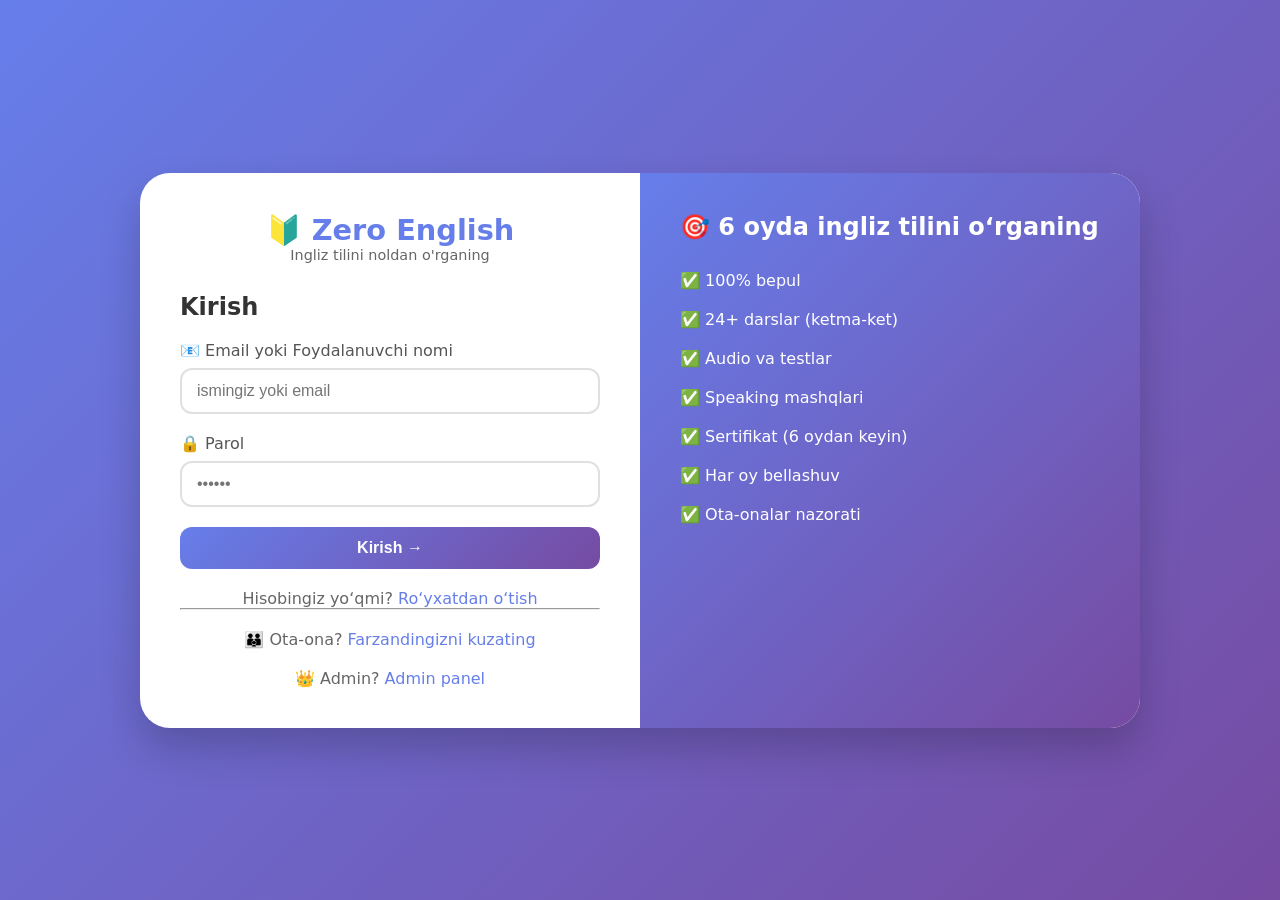
<file: index.html>
<!DOCTYPE html>
<html lang="uz">
<head>
   
    <link rel="icon" type="image/x-icon" href="favicon.ico">
    <link rel="shortcut icon" type="image/x-icon" href="favicon.ico">
    <link rel="apple-touch-icon" href="logo.png">
    
    <meta charset="UTF-8">
    <meta name="viewport" content="width=device-width, initial-scale=1.0">
    <title>Zero English - Ingliz tilini noldan o'rganing</title>
    <link rel="stylesheet" href="style.css">
</head>
<body class="auth-page">
    <div class="auth-container">
        <div class="auth-card">
            <div class="auth-logo">
                <h1>🔰 Zero English</h1>
                <p>Ingliz tilini noldan o'rganing</p>
            </div>
            
            <div id="loginForm" class="auth-form">
                <h2>Kirish</h2>
                <div class="input-group">
                    <label>📧 Email yoki Foydalanuvchi nomi</label>
                    <input type="text" id="loginUsername" placeholder="ismingiz yoki email">
                </div>
                <div class="input-group">
                    <label>🔒 Parol</label>
                    <input type="password" id="loginPassword" placeholder="••••••">
                </div>
                <button class="btn-auth" onclick="login()">Kirish →</button>
                <p class="auth-switch">Hisobingiz yo‘qmi? <a href="#" onclick="showRegister()">Ro‘yxatdan o‘tish</a></p>
                <hr>
                <p class="auth-switch">👪 Ota-ona? <a href="parent.html">Farzandingizni kuzating</a></p>
                <p class="auth-switch">👑 Admin? <a href="admin.html">Admin panel</a></p>
            </div>

            <div id="registerForm" class="auth-form" style="display: none;">
                <h2>Ro‘yxatdan o‘tish</h2>
                <div class="input-group">
                    <label>👤 Ism</label>
                    <input type="text" id="regFirstName" placeholder="Ismingiz">
                </div>
                <div class="input-group">
                    <label>👨‍👩‍👧 Familiya</label>
                    <input type="text" id="regLastName" placeholder="Familiyangiz">
                </div>
                <div class="input-group">
                    <label>📧 Email</label>
                    <input type="email" id="regEmail" placeholder="example@gmail.com">
                </div>
                <div class="input-group">
                    <label>🔒 Parol</label>
                    <input type="password" id="regPassword" placeholder="Kamida 4 ta belgi">
                </div>
                <div class="input-group">
                    <label>🔁 Parolni takrorlang</label>
                    <input type="password" id="regConfirmPassword" placeholder="Parolingizni qayta kiriting">
                </div>
                <button class="btn-auth" onclick="register()">Ro‘yxatdan o‘tish →</button>
                <p class="auth-switch">Hisobingiz bormi? <a href="#" onclick="showLogin()">Kirish</a></p>
            </div>
        </div>
        <div class="auth-info">
            <div class="info-card">
                <h3>🎯 6 oyda ingliz tilini o‘rganing</h3>
                <ul>
                    <li>✅ 100% bepul</li>
                    <li>✅ 24+ darslar (ketma-ket)</li>
                    <li>✅ Audio va testlar</li>
                    <li>✅ Speaking mashqlari</li>
                    <li>✅ Sertifikat (6 oydan keyin)</li>
                    <li>✅ Har oy bellashuv</li>
                    <li>✅ Ota-onalar nazorati</li>
                </ul>
            </div>
        </div>
    </div>
    <script src="script.js"></script>
</body>
</html>
</file>
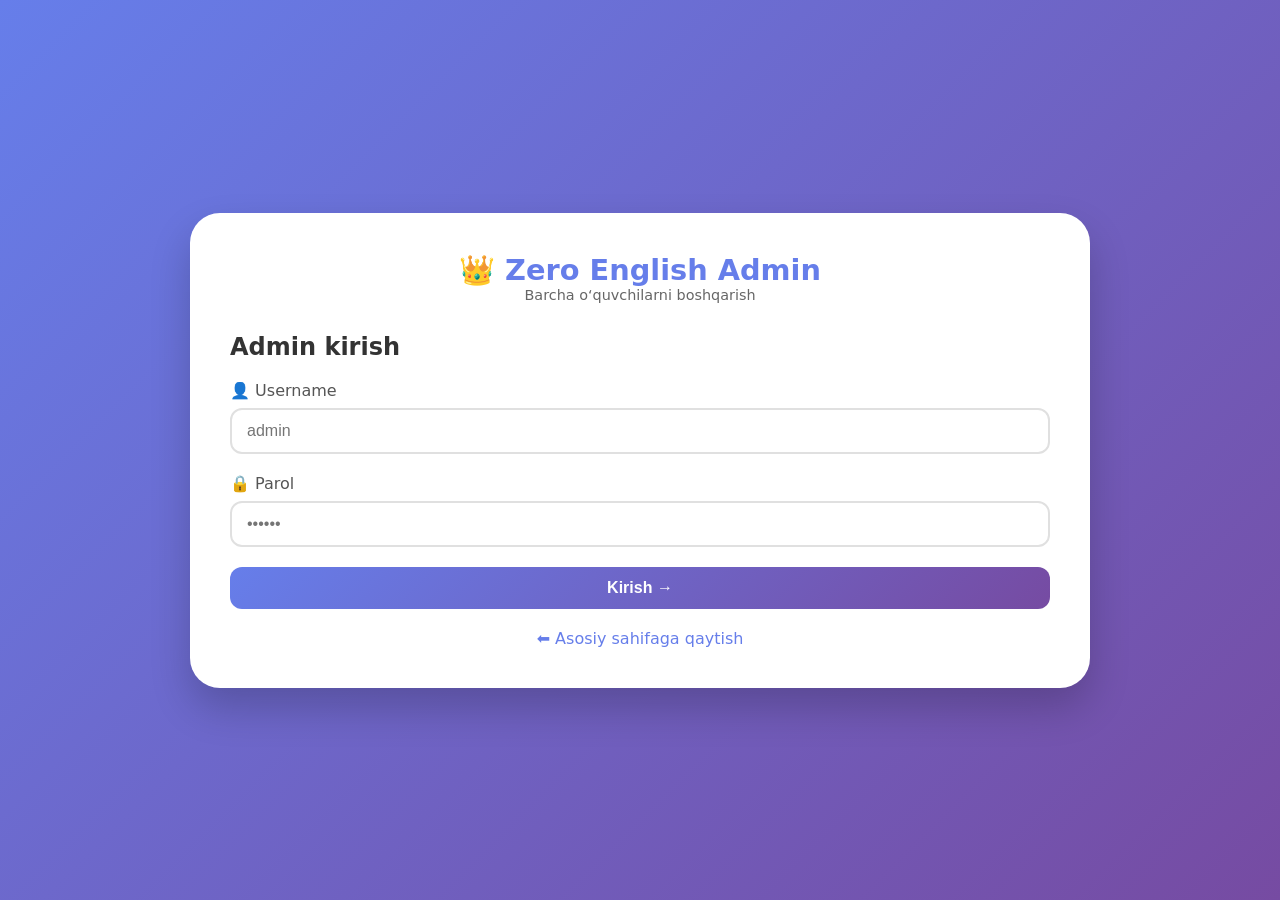
<file: admin.html>
<!DOCTYPE html>
<html lang="uz">
<head>
    <meta charset="UTF-8">
    <meta name="viewport" content="width=device-width, initial-scale=1.0">
    <title>Zero English - Admin panel</title>
    <link rel="stylesheet" href="style.css">
</head>
<body class="auth-page">
    <div class="auth-container" style="max-width: 900px;">
        <div class="auth-card" style="width: 100%;">
            <div class="auth-logo">
                <h1>👑 Zero English Admin</h1>
                <p>Barcha o‘quvchilarni boshqarish</p>
            </div>
            <div id="adminLogin" class="auth-form">
                <h2>Admin kirish</h2>
                <div class="input-group">
                    <label>👤 Username</label>
                    <input type="text" id="adminUsername" placeholder="admin">
                </div>
                <div class="input-group">
                    <label>🔒 Parol</label>
                    <input type="password" id="adminPassword" placeholder="••••••">
                </div>
                <button class="btn-auth" onclick="adminLogin()">Kirish →</button>
                <p class="auth-switch"><a href="index.html">⬅️ Asosiy sahifaga qaytish</a></p>
            </div>
            <div id="adminPanel" style="display: none;">
                <h3>📋 Barcha o‘quvchilar</h3>
                <div id="usersTable"></div>
                <button class="btn-auth" onclick="adminLogout()" style="margin-top: 20px;">🚪 Chiqish</button>
            </div>
        </div>
    </div>
    <script src="script.js"></script>
</body>
</html>
</file>
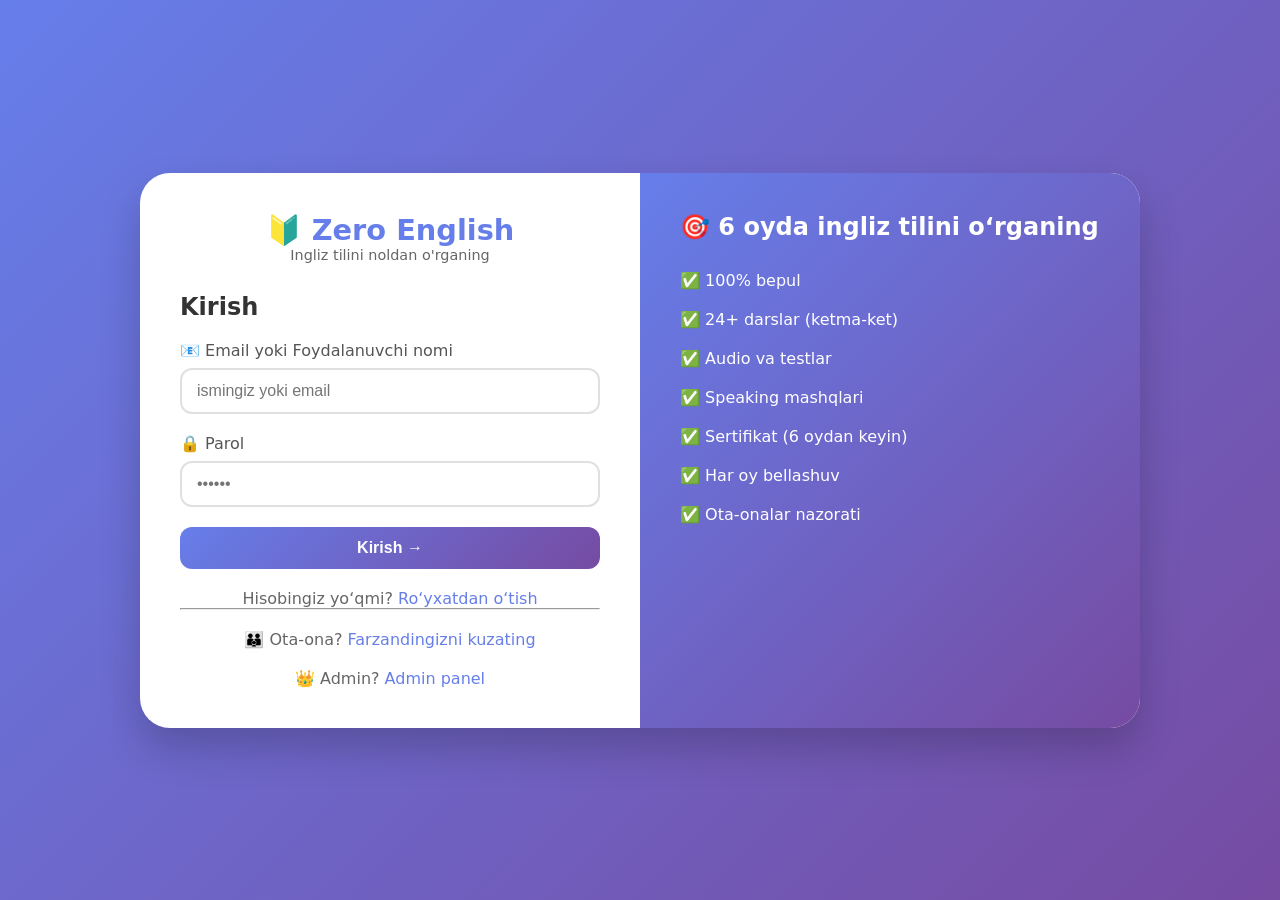
<file: competition.html>
<!DOCTYPE html>
<html lang="uz">
<head>
    <meta charset="UTF-8">
    <meta name="viewport" content="width=device-width, initial-scale=1.0">
    <title>Zero English - Bellashuv</title>
    <link rel="stylesheet" href="style.css">
</head>
<body>
    <header>
        <div class="container">
            <div class="logo">
                <h1>🔰 Zero English</h1>
                <p>🏆 Bellashuv</p>
            </div>
            <nav>
                <a href="dashboard.html">📚 Kurs</a>
                <a href="competition.html" class="active">🏆 Bellashuv</a>
                <a href="#" onclick="logout()">🚪 Chiqish</a>
            </nav>
        </div>
    </header>

    <main>
        <div class="container">
            <div class="competition-header">
                <h2>🏆 Oylik Bellashuv</h2>
                <p>Har oy 10 ta savol. Kim eng ko‘p ball to‘playdi?</p>
                <div id="competitionStatus" class="competition-status"></div>
            </div>

            <div class="competition-grid">
                <div class="quiz-section">
                    <h3>📝 Test topshirish</h3>
                    <div id="quizQuestions"></div>
                    <button id="submitQuizBtn" class="btn-auth" onclick="submitQuiz()" style="display: none;">Javoblarni yuborish</button>
                </div>
                <div class="ranking-section">
                    <h3>🥇 Reyting</h3>
                    <div id="rankingList"></div>
                </div>
            </div>
        </div>
    </main>
    <script src="script.js"></script>
</body>
</html>
</file>
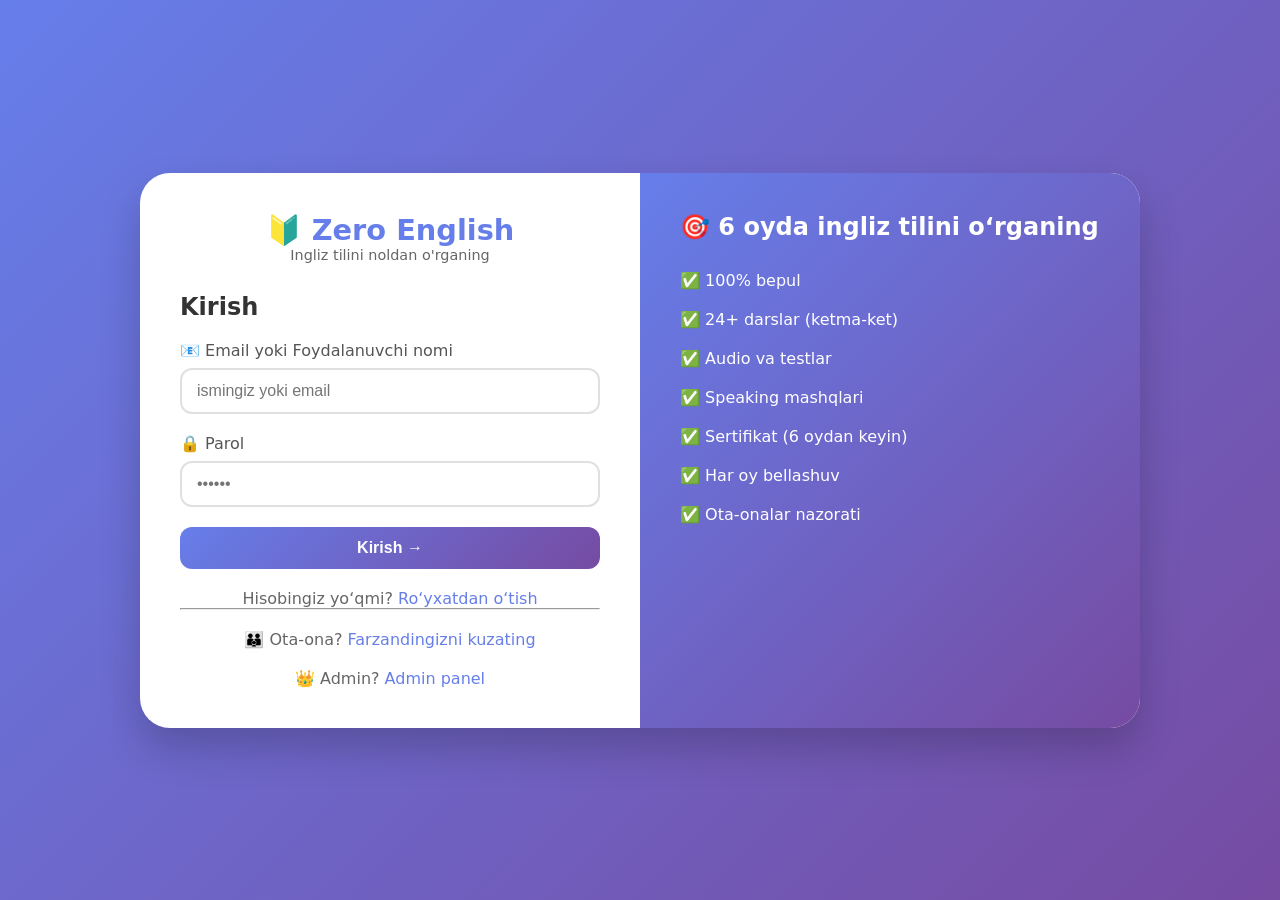
<file: dashboard.html>
<!DOCTYPE html>
<html lang="uz">
<head>
    <meta charset="UTF-8">
    <meta name="viewport" content="width=device-width, initial-scale=1.0">
    <title>Zero English - Dashboard</title>
    <link rel="stylesheet" href="style.css">
</head>
<body>
    <header>
        <div class="container">
            <div class="logo">
                <h1>🔰 Zero English</h1>
                <p>Salom, <span id="userName">...</span>!</p>
            </div>
            <nav>
                <a href="dashboard.html" class="active">📚 Kurs</a>
                <a href="competition.html">🏆 Bellashuv</a>
                <a href="#" onclick="logout()">🚪 Chiqish</a>
            </nav>
        </div>
    </header>

    <main>
        <div class="container">
            <!-- Motivatsion qism -->
            <div class="motivation-card" id="motivationCard">
                <div class="motivation-icon">🌟</div>
                <div class="motivation-text">
                    <p id="motivationText">"The secret of getting ahead is getting started." - Mark Twain</p>
                    <p id="motivationUz">"Oldinga chiqishning siri - boshlashdir."</p>
                </div>
                <div class="motivation-emoji">😊</div>
            </div>

            <!-- Reminder (o'qimaganlar uchun) -->
            <div id="reminderCard" class="reminder-card" style="display: none;">
                <span>🔥</span>
                <p>Sizni kutib qoldik! <span id="daysLeft"></span> kundan keyin rekord o‘rnatishingiz mumkin!</p>
                <button onclick="startFirstLesson()">Davom etish →</button>
            </div>

            <!-- Progress summary -->
            <div class="progress-summary">
                <div class="summary-card">
                    <h3>📊 Umumiy progress</h3>
                    <div class="big-progress-bar">
                        <div class="big-progress" id="totalProgress" style="width: 0%">0%</div>
                    </div>
                    <p id="progressText">0/24 dars tugatilgan</p>
                    <div class="streak">
                        <span>🔥 Kunlik streak: <span id="streakCount">0</span> kun</span>
                    </div>
                </div>
                <div class="summary-card">
                    <h3>🎯 Maqsad</h3>
                    <p>6 oy ichida ingliz tilini o‘rganing</p>
                    <div class="goal-stats">
                        <span>📅 Boshlangan: <span id="startDate">-</span></span>
                        <span>🏆 Sertifikat: <span id="certStatus">❌ Hali mavjud emas</span></span>
                    </div>
                    <button id="certBtn" class="btn-cert" onclick="goToCertificate()" style="display: none;">🎓 Sertifikat olish</button>
                </div>
            </div>

            <!-- 6 oylik dastur -->
            <div class="months-container">
                <div class="month-card">
                    <div class="month-header">
                        <h3>📅 1-oy: Noldan birinchi qadamlar</h3>
                        <span class="month-progress" id="month1Progress">0%</span>
                    </div>
                    <div class="lessons-list" id="month1Lessons"></div>
                </div>
                <div class="month-card">
                    <div class="month-header">
                        <h3>📅 2-oy: Boshlang‘ich (A0 → A1)</h3>
                        <span class="month-progress" id="month2Progress">0%</span>
                    </div>
                    <div class="lessons-list" id="month2Lessons"></div>
                </div>
                <div class="month-card">
                    <div class="month-header">
                        <h3>📅 3-oy: Past o‘rta (A1 → A2)</h3>
                        <span class="month-progress" id="month3Progress">0%</span>
                    </div>
                    <div class="lessons-list" id="month3Lessons"></div>
                </div>
                <div class="month-card">
                    <div class="month-header">
                        <h3>📅 4-oy: O‘rta (A2 → B1)</h3>
                        <span class="month-progress" id="month4Progress">0%</span>
                    </div>
                    <div class="lessons-list" id="month4Lessons"></div>
                </div>
                <div class="month-card">
                    <div class="month-header">
                        <h3>📅 5-oy: Yuqori o‘rta (B1 → B1+)</h3>
                        <span class="month-progress" id="month5Progress">0%</span>
                    </div>
                    <div class="lessons-list" id="month5Lessons"></div>
                </div>
                <div class="month-card">
                    <div class="month-header">
                        <h3>📅 6-oy: Speaking + Real hayot (B1+ → B2)</h3>
                        <span class="month-progress" id="month6Progress">0%</span>
                    </div>
                    <div class="lessons-list" id="month6Lessons"></div>
                </div>
            </div>
        </div>
    </main>

    <!-- Dars modal oynasi -->
    <div id="lessonModal" class="modal">
        <div class="modal-content">
            <span class="close" onclick="closeModal()">&times;</span>
            <div id="lessonContent"></div>
        </div>
    </div>

    <script src="script.js"></script>
</body>
</html>
</file>
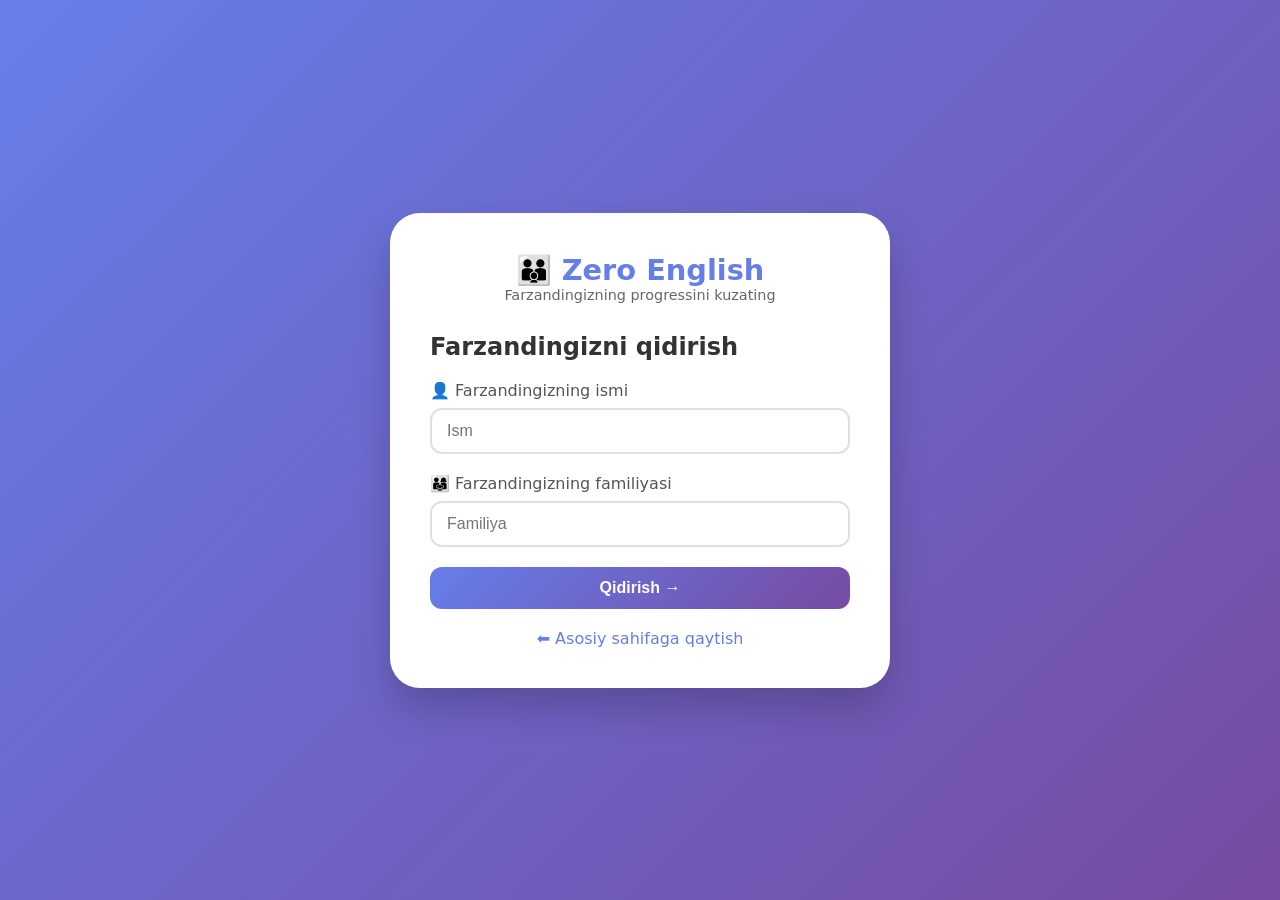
<file: parent.html>
<!DOCTYPE html>
<html lang="uz">
<head>
    <meta charset="UTF-8">
    <meta name="viewport" content="width=device-width, initial-scale=1.0">
    <title>Zero English - Ota-onalar paneli</title>
    <link rel="stylesheet" href="style.css">
</head>
<body class="auth-page">
    <div class="auth-container" style="max-width: 500px;">
        <div class="auth-card" style="width: 100%;">
            <div class="auth-logo">
                <h1>👪 Zero English</h1>
                <p>Farzandingizning progressini kuzating</p>
            </div>
            <div class="auth-form">
                <h2>Farzandingizni qidirish</h2>
                <div class="input-group">
                    <label>👤 Farzandingizning ismi</label>
                    <input type="text" id="parentFirstName" placeholder="Ism">
                </div>
                <div class="input-group">
                    <label>👨‍👩‍👧 Farzandingizning familiyasi</label>
                    <input type="text" id="parentLastName" placeholder="Familiya">
                </div>
                <button class="btn-auth" onclick="searchChild()">Qidirish →</button>
                <p class="auth-switch"><a href="index.html">⬅️ Asosiy sahifaga qaytish</a></p>
            </div>
            <div id="childResult" style="margin-top: 20px; display: none;"></div>
        </div>
    </div>
    <script src="script.js"></script>
</body>
</html>
</file>
<file: style.css>
* {
    margin: 0;
    padding: 0;
    box-sizing: border-box;
}

body {
    font-family: system-ui, -apple-system, 'Segoe UI', Roboto, sans-serif;
    background: linear-gradient(135deg, #667eea 0%, #764ba2 100%);
    min-height: 100vh;
}

/* Auth page */
.auth-page {
    display: flex;
    align-items: center;
    justify-content: center;
    min-height: 100vh;
    padding: 20px;
}

.auth-container {
    display: flex;
    max-width: 1000px;
    width: 100%;
    background: white;
    border-radius: 30px;
    overflow: hidden;
    box-shadow: 0 20px 40px rgba(0,0,0,0.2);
}

.auth-card {
    flex: 1;
    padding: 40px;
}

.auth-logo {
    text-align: center;
    margin-bottom: 30px;
}

.auth-logo h1 {
    color: #667eea;
    font-size: 1.8rem;
}

.auth-logo p {
    color: #666;
    font-size: 0.9rem;
}

.auth-form h2 {
    margin-bottom: 20px;
    color: #333;
}

.input-group {
    margin-bottom: 20px;
}

.input-group label {
    display: block;
    margin-bottom: 8px;
    font-weight: 500;
    color: #555;
}

.input-group input {
    width: 100%;
    padding: 12px 15px;
    border: 2px solid #e0e0e0;
    border-radius: 12px;
    font-size: 1rem;
    transition: border-color 0.3s;
}

.input-group input:focus {
    outline: none;
    border-color: #667eea;
}

.btn-auth {
    width: 100%;
    padding: 12px;
    background: linear-gradient(135deg, #667eea, #764ba2);
    color: white;
    border: none;
    border-radius: 12px;
    font-size: 1rem;
    font-weight: 600;
    cursor: pointer;
    transition: transform 0.3s;
}

.btn-auth:hover {
    transform: translateY(-2px);
}

.auth-switch {
    text-align: center;
    margin-top: 20px;
    color: #666;
}

.auth-switch a {
    color: #667eea;
    text-decoration: none;
}

.auth-info {
    flex: 1;
    background: linear-gradient(135deg, #667eea, #764ba2);
    padding: 40px;
    color: white;
}

.info-card h3 {
    font-size: 1.5rem;
    margin-bottom: 20px;
}

.info-card ul {
    list-style: none;
}

.info-card li {
    padding: 10px 0;
    font-size: 1rem;
}

/* Header */
header {
    background: white;
    box-shadow: 0 2px 10px rgba(0,0,0,0.1);
    position: sticky;
    top: 0;
    z-index: 100;
}

header .container {
    display: flex;
    justify-content: space-between;
    align-items: center;
    padding: 15px 20px;
    max-width: 1200px;
    margin: 0 auto;
}

.logo h1 {
    font-size: 1.5rem;
    color: #667eea;
}

.logo p {
    font-size: 0.8rem;
    color: #666;
}

nav a {
    text-decoration: none;
    color: #333;
    margin-left: 20px;
    font-weight: 500;
}

nav a.active {
    color: #667eea;
    border-bottom: 2px solid #667eea;
}

.container {
    max-width: 1200px;
    margin: 0 auto;
    padding: 20px;
}

/* Motivation card */
.motivation-card {
    background: linear-gradient(135deg, #ffecd2 0%, #fcb69f 100%);
    border-radius: 20px;
    padding: 20px;
    display: flex;
    align-items: center;
    gap: 15px;
    margin-bottom: 25px;
    box-shadow: 0 5px 15px rgba(0,0,0,0.1);
}

.motivation-icon {
    font-size: 2.5rem;
}

.motivation-text p:first-child {
    font-size: 1.1rem;
    font-weight: 500;
    color: #333;
}

.motivation-text p:last-child {
    font-size: 0.9rem;
    color: #666;
}

.motivation-emoji {
    font-size: 2rem;
    margin-left: auto;
}

/* Reminder card */
.reminder-card {
    background: #ff9800;
    color: white;
    border-radius: 20px;
    padding: 15px 20px;
    display: flex;
    align-items: center;
    gap: 15px;
    margin-bottom: 25px;
}

.reminder-card button {
    background: white;
    color: #ff9800;
    border: none;
    padding: 8px 20px;
    border-radius: 20px;
    cursor: pointer;
    font-weight: bold;
    margin-left: auto;
}

/* Progress summary */
.progress-summary {
    display: grid;
    grid-template-columns: repeat(auto-fit, minmax(300px, 1fr));
    gap: 20px;
    margin-bottom: 40px;
}

.summary-card {
    background: white;
    border-radius: 20px;
    padding: 25px;
    box-shadow: 0 5px 15px rgba(0,0,0,0.1);
}

.summary-card h3 {
    margin-bottom: 15px;
    color: #333;
}

.big-progress-bar {
    background: #e0e0e0;
    height: 30px;
    border-radius: 15px;
    overflow: hidden;
    margin: 15px 0;
}

.big-progress {
    background: linear-gradient(135deg, #667eea, #764ba2);
    height: 100%;
    border-radius: 15px;
    display: flex;
    align-items: center;
    justify-content: center;
    color: white;
    font-weight: bold;
    transition: width 0.5s;
}

.streak {
    margin-top: 15px;
    color: #ff9800;
}

.goal-stats {
    display: flex;
    flex-direction: column;
    gap: 10px;
    margin: 15px 0;
}

.btn-cert {
    background: #28a745;
    color: white;
    border: none;
    padding: 10px 20px;
    border-radius: 25px;
    cursor: pointer;
    font-weight: bold;
}

/* Months */
.months-container {
    display: flex;
    flex-direction: column;
    gap: 25px;
}

.month-card {
    background: white;
    border-radius: 20px;
    overflow: hidden;
    box-shadow: 0 5px 15px rgba(0,0,0,0.1);
}

.month-header {
    background: linear-gradient(135deg, #667eea, #764ba2);
    color: white;
    padding: 15px 20px;
    display: flex;
    justify-content: space-between;
    align-items: center;
}

.month-progress {
    background: rgba(255,255,255,0.2);
    padding: 5px 10px;
    border-radius: 20px;
    font-size: 0.9rem;
}

.lessons-list {
    padding: 15px;
}

.lesson-item {
    display: flex;
    justify-content: space-between;
    align-items: center;
    padding: 12px 15px;
    border-bottom: 1px solid #eee;
    transition: background 0.3s;
}

.lesson-item.locked {
    background: #f5f5f5;
    opacity: 0.6;
}

.lesson-item.locked .lesson-btn {
    background: #ccc;
    cursor: not-allowed;
}

.lesson-item.completed {
    background: #e8f5e9;
}

.lesson-name {
    display: flex;
    align-items: center;
    gap: 10px;
}

.lesson-status {
    font-size: 1.2rem;
}

.lesson-btn {
    background: #667eea;
    color: white;
    border: none;
    padding: 5px 15px;
    border-radius: 15px;
    cursor: pointer;
}

.lesson-btn.completed-btn {
    background: #28a745;
}

/* Modal - YANGILANGAN */
.modal {
    display: none;
    position: fixed;
    top: 0;
    left: 0;
    width: 100%;
    height: 100%;
    background: rgba(0,0,0,0.85);
    z-index: 1000;
    overflow-y: auto;
}

.modal-content {
    background: white;
    margin: 30px auto;
    max-width: 900px;
    width: 90%;
    border-radius: 25px;
    padding: 30px;
    position: relative;
    animation: slideDown 0.3s ease;
}

@keyframes slideDown {
    from {
        opacity: 0;
        transform: translateY(-50px);
    }
    to {
        opacity: 1;
        transform: translateY(0);
    }
}

.close {
    position: absolute;
    top: 15px;
    right: 25px;
    font-size: 2rem;
    cursor: pointer;
    color: #999;
    transition: color 0.3s;
    z-index: 10;
}

.close:hover {
    color: #333;
}

/* Timer styles - YANGI */
.timer-container {
    background: linear-gradient(135deg, #667eea15, #764ba215);
    border-radius: 20px;
    padding: 20px;
    margin: 15px 0 25px 0;
    text-align: center;
    border: 1px solid #667eea30;
}

.timer-display {
    font-size: 3rem;
    font-weight: bold;
    font-family: 'Courier New', monospace;
    color: #667eea;
    margin-bottom: 10px;
    letter-spacing: 5px;
}

.timer-bar {
    background: #e0e0e0;
    height: 12px;
    border-radius: 6px;
    overflow: hidden;
    margin: 15px 0;
}

.timer-progress {
    background: linear-gradient(135deg, #667eea, #764ba2);
    height: 100%;
    border-radius: 6px;
    transition: width 1s linear;
    width: 100%;
}

.timer-text {
    font-size: 0.85rem;
    color: #666;
    margin-top: 10px;
}

.timer-text i {
    font-style: normal;
    display: inline-block;
    animation: pulse 1s infinite;
}

@keyframes pulse {
    0%, 100% { opacity: 1; }
    50% { opacity: 0.5; }
}

/* Lesson body - YANGILANGAN */
.lesson-body {
    max-height: 55vh;
    overflow-y: auto;
    padding: 10px 5px;
    font-size: 1rem;
    line-height: 1.7;
    color: #333;
}

/* Scrollbar styling */
.lesson-body::-webkit-scrollbar {
    width: 8px;
}

.lesson-body::-webkit-scrollbar-track {
    background: #f1f1f1;
    border-radius: 10px;
}

.lesson-body::-webkit-scrollbar-thumb {
    background: #667eea;
    border-radius: 10px;
}

.lesson-body h3 {
    color: #667eea;
    margin: 25px 0 15px 0;
    font-size: 1.4rem;
    border-left: 4px solid #667eea;
    padding-left: 15px;
}

.lesson-body h4 {
    color: #764ba2;
    margin: 20px 0 12px 0;
    font-size: 1.2rem;
}

.lesson-body h5 {
    color: #555;
    margin: 15px 0 10px 0;
    font-size: 1rem;
}

.lesson-body p {
    margin-bottom: 12px;
}

.lesson-body ul, .lesson-body ol {
    margin-left: 25px;
    margin-bottom: 15px;
}

.lesson-body li {
    margin: 8px 0;
}

.lesson-body table {
    width: 100%;
    border-collapse: collapse;
    margin: 20px 0;
    font-size: 0.95rem;
}

.lesson-body th, .lesson-body td {
    border: 1px solid #ddd;
    padding: 10px 12px;
    text-align: left;
}

.lesson-body th {
    background: linear-gradient(135deg, #667eea, #764ba2);
    color: white;
    font-weight: 600;
}

.lesson-body tr:nth-child(even) {
    background: #f8f9fa;
}

.lesson-body .example-box {
    background: #f0f4ff;
    border-left: 4px solid #667eea;
    padding: 15px 20px;
    margin: 15px 0;
    border-radius: 12px;
}

.lesson-body .warning-box {
    background: #fff3e0;
    border-left: 4px solid #ff9800;
    padding: 15px 20px;
    margin: 15px 0;
    border-radius: 12px;
}

.lesson-body .tip-box {
    background: #e8f5e9;
    border-left: 4px solid #28a745;
    padding: 15px 20px;
    margin: 15px 0;
    border-radius: 12px;
}

.next-btn {
    background: linear-gradient(135deg, #667eea, #764ba2);
    color: white;
    border: none;
    padding: 14px 30px;
    border-radius: 40px;
    font-size: 1rem;
    font-weight: 600;
    cursor: pointer;
    margin-top: 25px;
    width: 100%;
    transition: transform 0.3s, box-shadow 0.3s;
}

.next-btn:hover {
    transform: translateY(-2px);
    box-shadow: 0 5px 20px rgba(102,126,234,0.4);
}

.next-btn:disabled {
    background: #ccc;
    cursor: not-allowed;
    transform: none;
}

/* Competition */
.competition-header {
    background: white;
    border-radius: 20px;
    padding: 25px;
    margin-bottom: 25px;
    text-align: center;
}

.competition-grid {
    display: grid;
    grid-template-columns: 1fr 350px;
    gap: 25px;
}

.quiz-section, .ranking-section {
    background: white;
    border-radius: 20px;
    padding: 25px;
}

.question-card {
    background: #f8f9fa;
    padding: 20px;
    border-radius: 15px;
    margin-bottom: 20px;
}

.question-card p {
    font-weight: bold;
    margin-bottom: 15px;
    font-size: 1.05rem;
}

.question-option {
    display: block;
    margin: 10px 0;
    padding: 12px 15px;
    background: white;
    border-radius: 12px;
    cursor: pointer;
    border: 1px solid #e0e0e0;
    transition: all 0.2s;
}

.question-option:hover {
    background: #f0f0f0;
    border-color: #667eea;
}

.question-option.selected {
    background: linear-gradient(135deg, #667eea, #764ba2);
    color: white;
    border-color: transparent;
}

.ranking-list {
    list-style: none;
}

.ranking-list li {
    padding: 12px;
    border-bottom: 1px solid #eee;
    display: flex;
    justify-content: space-between;
    font-size: 1rem;
}

.ranking-list li:first-child {
    background: #fff3e0;
    border-radius: 10px 10px 0 0;
    font-weight: bold;
}

/* Certificate */
.cert-page {
    display: flex;
    justify-content: center;
    align-items: center;
    min-height: 100vh;
    padding: 20px;
    background: #f0f0f0;
}

.certificate-card {
    background: white;
    border-radius: 20px;
    padding: 40px;
    max-width: 800px;
    width: 100%;
    text-align: center;
    box-shadow: 0 20px 40px rgba(0,0,0,0.2);
}

.certificate {
    background: linear-gradient(135deg, #fff8e7, #fff);
    border: 10px double #667eea;
    padding: 40px;
    margin: 20px 0;
    border-radius: 20px;
}

.certificate h1 {
    font-size: 2.5rem;
    color: #667eea;
    margin-bottom: 20px;
}

.certificate h3 {
    color: #764ba2;
    margin: 20px 0;
}

.certificate .name {
    font-size: 2rem;
    font-weight: bold;
    margin: 20px 0;
    border-bottom: 2px solid #667eea;
    display: inline-block;
    padding: 0 20px;
}

.download-btn {
    background: #28a745;
    color: white;
    border: none;
    padding: 15px 30px;
    border-radius: 30px;
    font-size: 1.1rem;
    cursor: pointer;
    margin-top: 20px;
    transition: transform 0.3s;
}

.download-btn:hover {
    transform: translateY(-2px);
}

/* Users table */
.users-table {
    width: 100%;
    border-collapse: collapse;
    font-size: 0.85rem;
}

.users-table th, .users-table td {
    padding: 10px;
    border: 1px solid #ddd;
    text-align: left;
}

.users-table th {
    background: #667eea;
    color: white;
}

.delete-btn {
    background: #dc3545;
    color: white;
    border: none;
    padding: 5px 10px;
    border-radius: 5px;
    cursor: pointer;
}

/* Responsive */
@media (max-width: 768px) {
    .auth-container {
        flex-direction: column;
    }
    
    .competition-grid {
        grid-template-columns: 1fr;
    }
    
    .month-header {
        flex-direction: column;
        gap: 10px;
        text-align: center;
    }
    
    .lesson-item {
        flex-direction: column;
        gap: 10px;
        text-align: center;
    }
    
    .motivation-card {
        flex-direction: column;
        text-align: center;
    }
    
    .motivation-emoji {
        margin-left: 0;
    }
    
    .reminder-card {
        flex-direction: column;
        text-align: center;
    }
    
    .reminder-card button {
        margin-left: 0;
    }
    
    .timer-display {
        font-size: 2rem;
    }
    
    .modal-content {
        padding: 20px;
        margin: 20px auto;
    }
    
    .lesson-body {
        max-height: 50vh;
    }
    
    .users-table {
        font-size: 0.7rem;
    }
    
    .users-table th, .users-table td {
        padding: 5px;
    }
}
</file>
